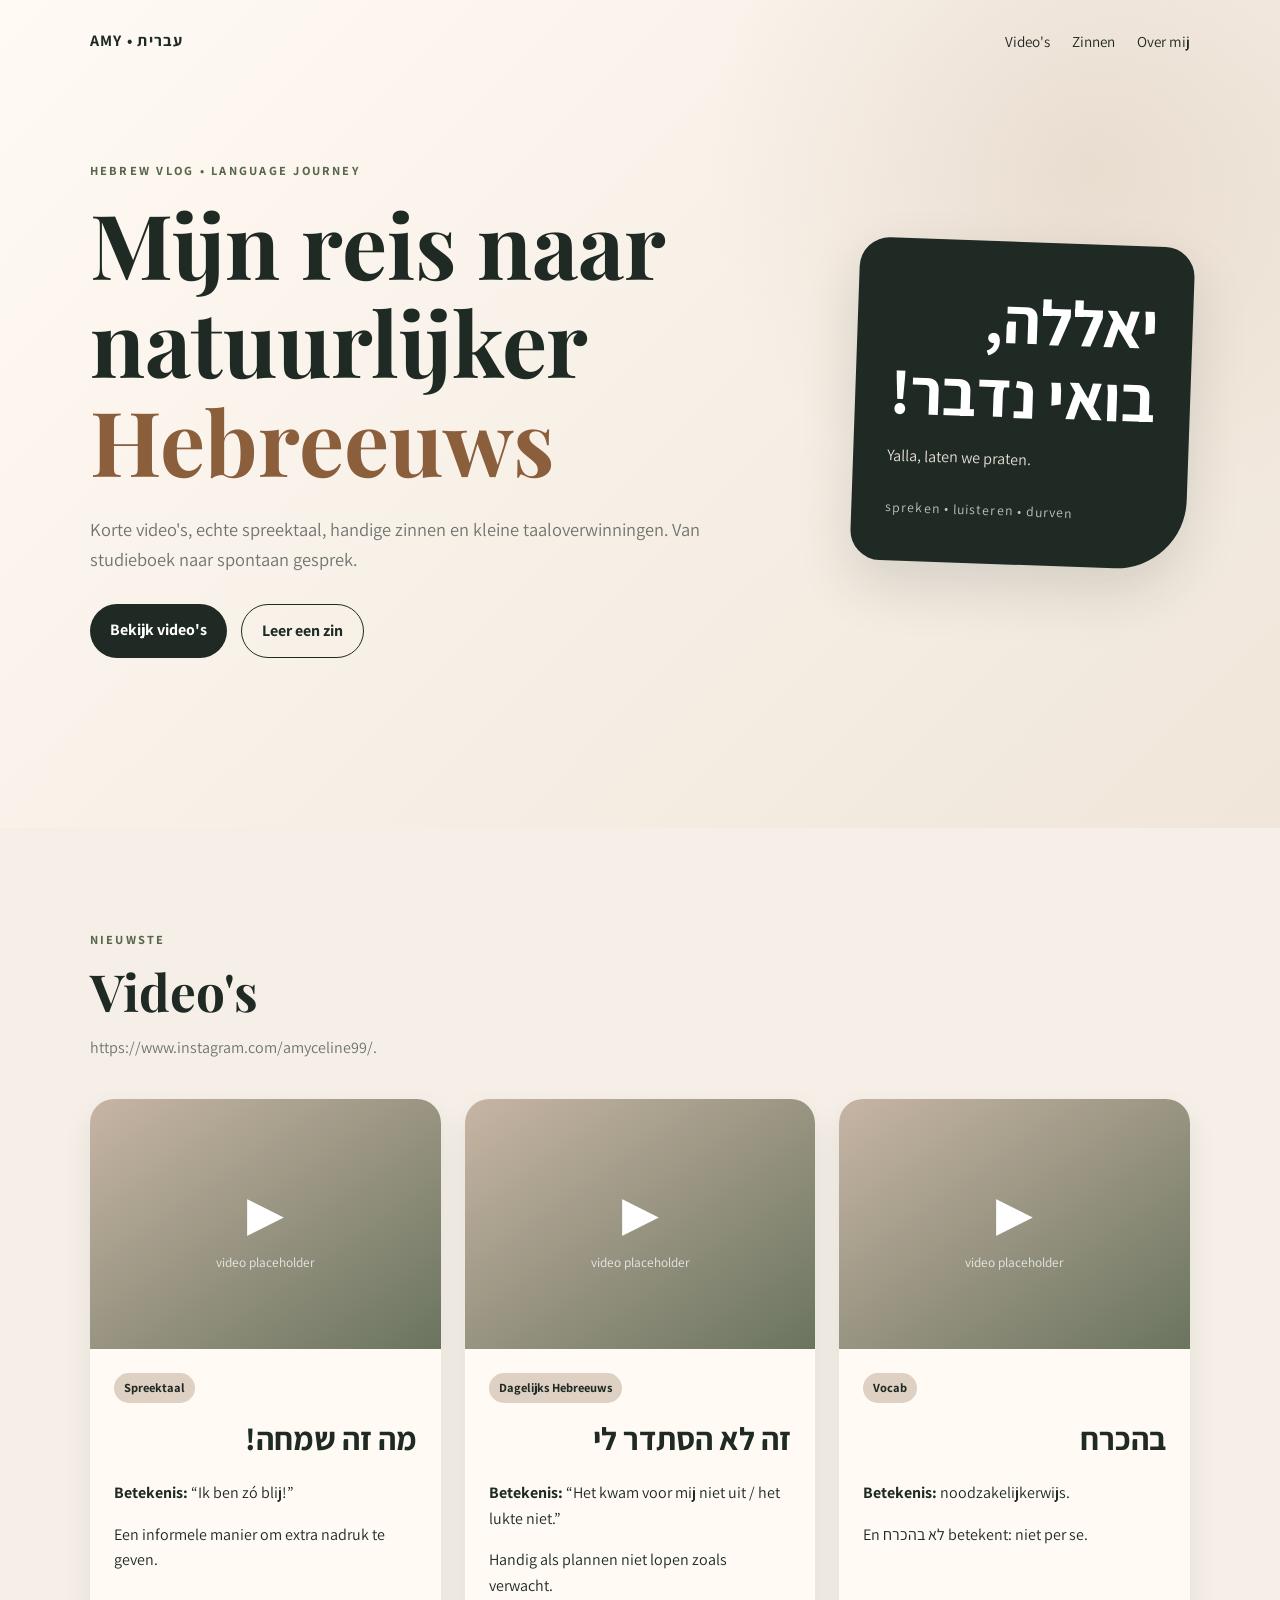
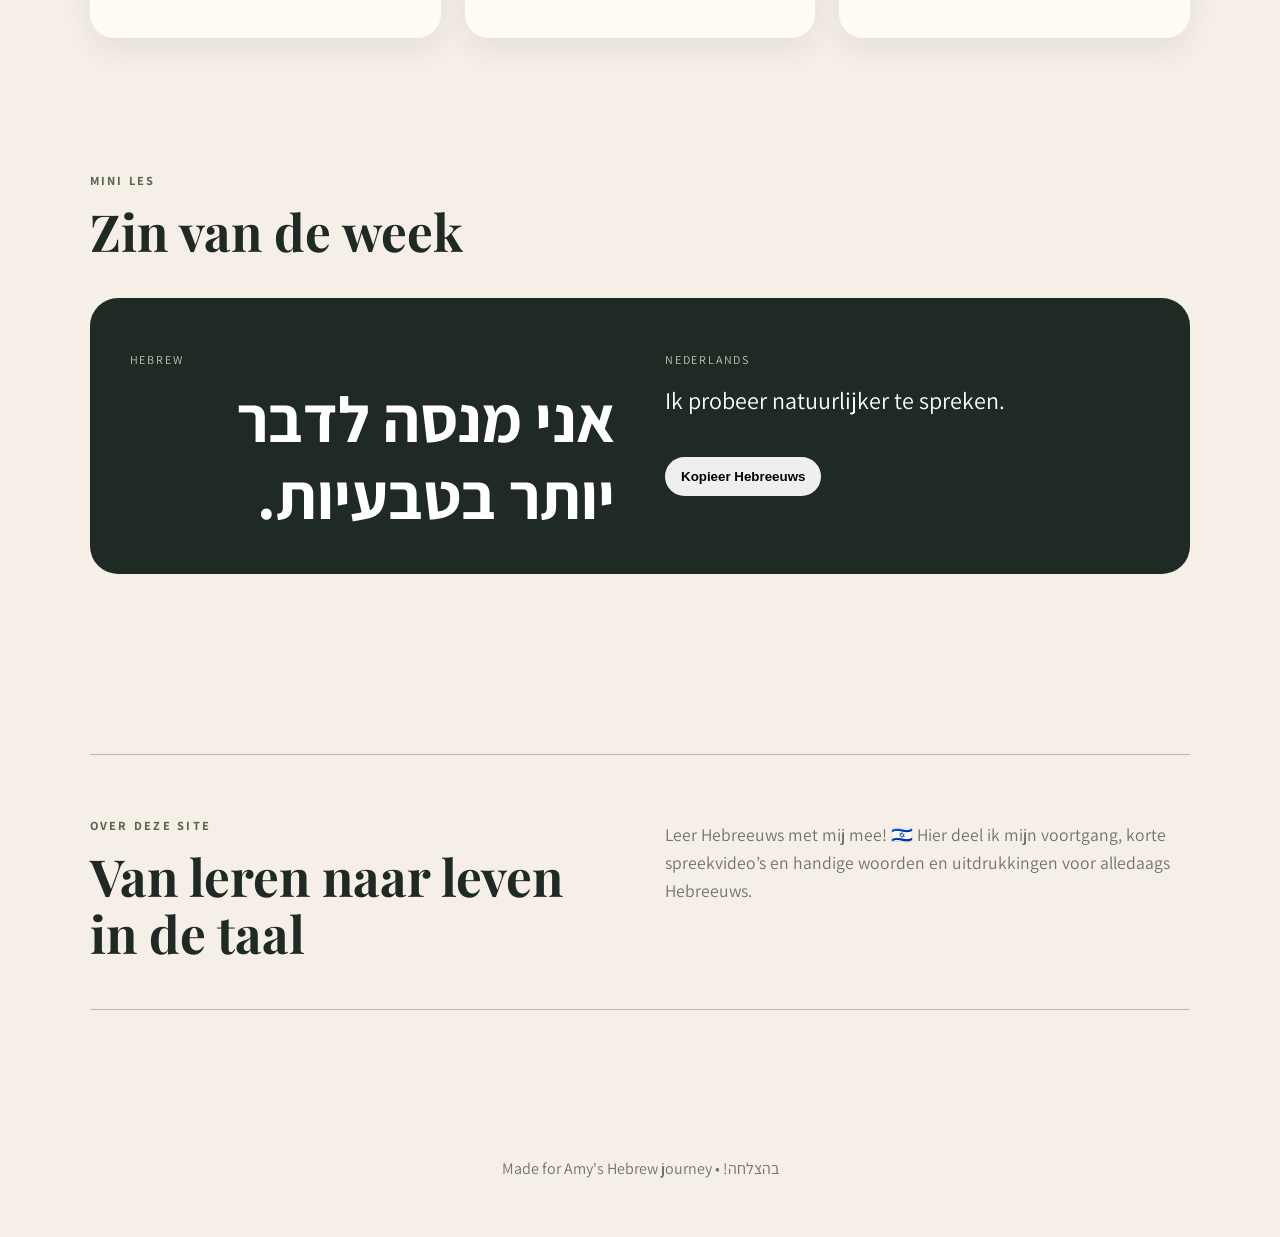
<file: index.html>
<!DOCTYPE html>
<html lang="nl">
<head>
  <meta charset="UTF-8" />
  <meta name="viewport" content="width=device-width, initial-scale=1.0" />
  <title>Amy's Hebrew Journey</title>
  <link rel="preconnect" href="https://fonts.googleapis.com">
  <link rel="preconnect" href="https://fonts.gstatic.com" crossorigin>
  <link href="https://fonts.googleapis.com/css2?family=Assistant:wght@400;600;700&family=Playfair+Display:wght@600;700&display=swap" rel="stylesheet">
  <link rel="stylesheet" href="styles.css" />
</head>
<body>
  <header class="hero">
    <nav class="nav">
      <div class="brand">AMY • עברית</div>
      <div class="nav-links">
        <a href="videos.html">Video's</a>
        <a href="#phrases">Zinnen</a>
        <a href="over-mij.html">Over mij</a>
      </div>
    </nav>

    <div class="hero-inner">
      <div class="hero-copy">
        <p class="eyebrow">HEBREW VLOG • LANGUAGE JOURNEY</p>
        <h1>Mijn reis naar natuurlijker <span>Hebreeuws</span></h1>
        <p class="intro">
          Korte video's, echte spreektaal, handige zinnen en kleine taaloverwinningen.
          Van studieboek naar spontaan gesprek.
        </p>
        <div class="hero-actions">
          <a class="btn primary" href="#videos">Bekijk video's</a>
          <a class="btn secondary" href="#phrases">Leer een zin</a>
        </div>
      </div>

      <div class="hebrew-card">
        <div class="hebrew-big" dir="rtl">יאללה, בואי נדבר!</div>
        <p>Yalla, laten we praten.</p>
        <div class="mini-note">spreken • luisteren • durven</div>
      </div>
    </div>
  </header>

  <main>
    <section id="videos" class="section">
      <div class="section-heading">
        <p class="eyebrow">NIEUWSTE</p>
        <h2>Video's</h2>
        <p> https://www.instagram.com/amyceline99/.</p>
      </div>

      <div class="video-grid">
        <article class="video-card">
          <div class="video-placeholder">
            <span>▶</span>
            <small>video placeholder</small>
          </div>
          <div class="video-content">
            <div class="tag">Spreektaal</div>
            <h3 dir="rtl">מה זה שמחה!</h3>
            <p><strong>Betekenis:</strong> “Ik ben zó blij!”</p>
            <p>Een informele manier om extra nadruk te geven.</p>
          </div>
        </article>

        <article class="video-card">
          <div class="video-placeholder">
            <span>▶</span>
            <small>video placeholder</small>
          </div>
          <div class="video-content">
            <div class="tag">Dagelijks Hebreeuws</div>
            <h3 dir="rtl">זה לא הסתדר לי</h3>
            <p><strong>Betekenis:</strong> “Het kwam voor mij niet uit / het lukte niet.”</p>
            <p>Handig als plannen niet lopen zoals verwacht.</p>
          </div>
        </article>

        <article class="video-card">
          <div class="video-placeholder">
            <span>▶</span>
            <small>video placeholder</small>
          </div>
          <div class="video-content">
            <div class="tag">Vocab</div>
            <h3 dir="rtl">בהכרח</h3>
            <p><strong>Betekenis:</strong> noodzakelijkerwijs.</p>
            <p>En <span dir="rtl">לא בהכרח</span> betekent: niet per se.</p>
          </div>
        </article>
      </div>
    </section>

    <section id="phrases" class="section phrases-section">
      <div class="section-heading">
        <p class="eyebrow">MINI LES</p>
        <h2>Zin van de week</h2>
      </div>

      <div class="phrase-feature">
        <div>
          <p class="label">HEBREW</p>
          <div class="phrase-hebrew" dir="rtl">אני מנסה לדבר יותר בטבעיות.</div>
        </div>
        <div>
          <p class="label">NEDERLANDS</p>
          <p class="phrase-translation">Ik probeer natuurlijker te spreken.</p>
          <button id="copyBtn" class="copy-btn">Kopieer Hebreeuws</button>
        </div>
      </div>
    </section>

    <section id="about" class="section about-section">
      <div class="about-box">
        <div>
          <p class="eyebrow">OVER DEZE SITE</p>
          <h2>Van leren naar leven in de taal</h2>
        </div>
        <p>
          Leer Hebreeuws met mij mee! 🇮🇱 Hier deel ik mijn voortgang, 
          korte spreekvideo’s en handige woorden en uitdrukkingen voor alledaags Hebreeuws.
    
        </p>
      </div>
    </section>
  </main>

  <footer>
    <p>Made for Amy's Hebrew journey • <span dir="rtl">בהצלחה!</span></p>
  </footer>

  <script src="script.js"></script>
</body>
</html>
</file>
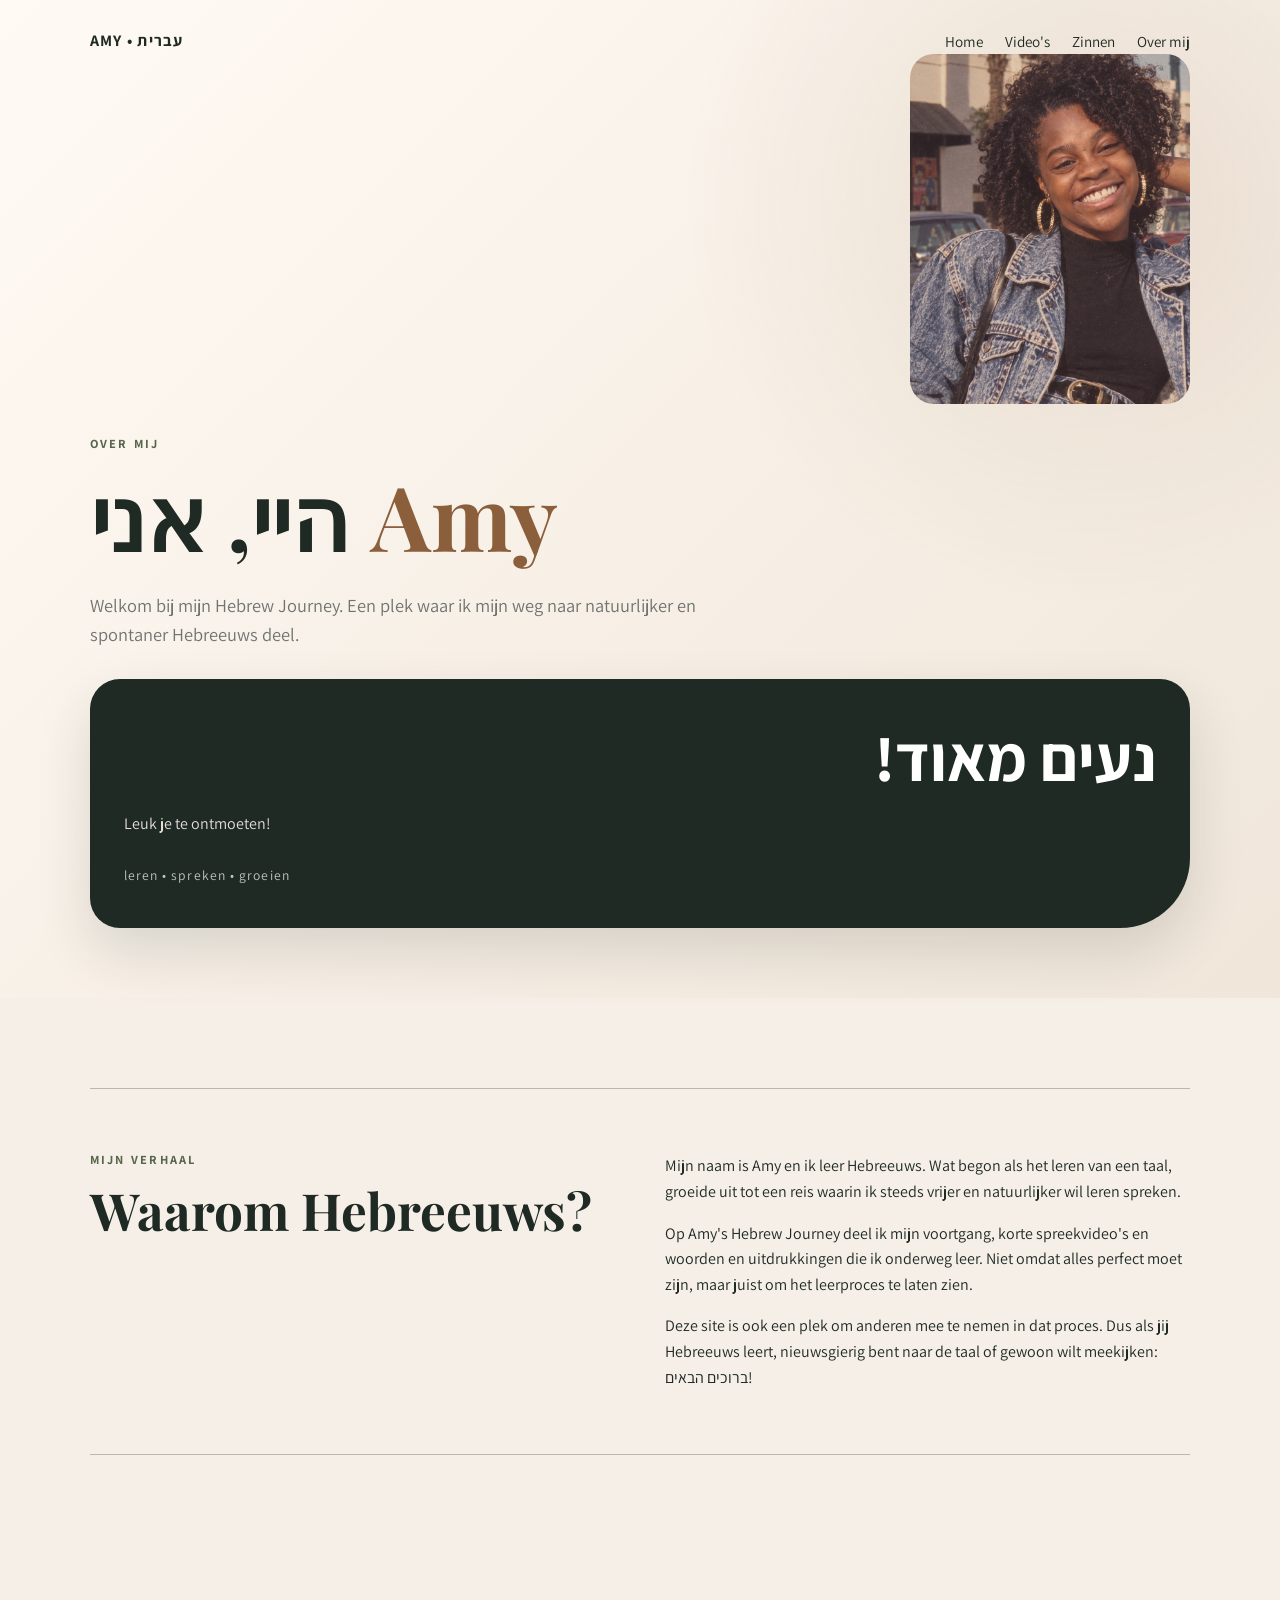
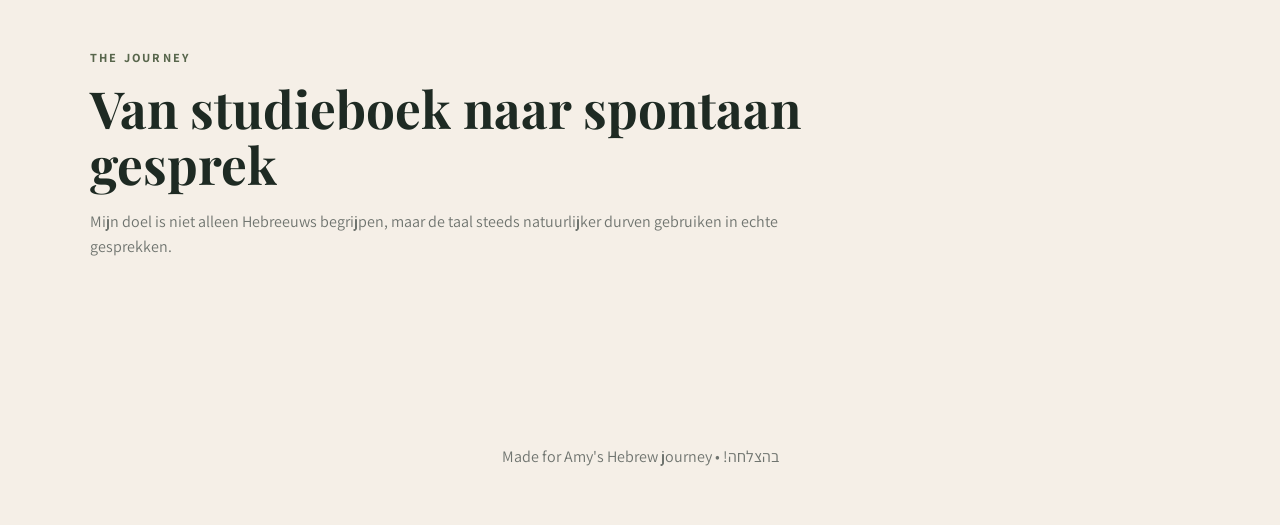
<file: over-mij.html>
<!DOCTYPE html>
<html lang="nl">

<head>
  <meta charset="UTF-8">
  <meta name="viewport" content="width=device-width, initial-scale=1.0">

  <title>Over mij | Amy's Hebrew Journey</title>

  <link rel="preconnect" href="https://fonts.googleapis.com">
  <link rel="preconnect" href="https://fonts.gstatic.com" crossorigin>

  <link href="https://fonts.googleapis.com/css2?family=Assistant:wght@400;600;700&family=Playfair+Display:wght@600;700&display=swap" rel="stylesheet">

  <link rel="stylesheet" href="styles.css">
</head>

<body class="about-page">

<header class="hero">

  <nav class="nav">

    <div class="brand">
      AMY • עברית
    </div>

    <div class="nav-links">
      <a href="index.html">Home</a>
      <a href="videos.html">Video's</a>
      <a href="index.html#phrases">Zinnen</a>
      <a href="over-mij.html">Over mij</a>
    </div>

  </nav>


  

    <div class="hero-copy">
      

  <img
    src="file_00000000c0908243856208f4a53e266a.png"
    alt="Amy"
    class="about-photo"
  >

  <p class="eyebrow">
    OVER MIJ
  </p>

     

      <h1>
        היי, אני <span>Amy</span>
      </h1>

      <p class="intro">
        Welkom bij mijn Hebrew Journey. Een plek waar ik mijn weg
        naar natuurlijker en spontaner Hebreeuws deel.
      </p>

    </div>


    <div class="hebrew-card">

      <div class="hebrew-big" dir="rtl">
        נעים מאוד!
      </div>

      <p>Leuk je te ontmoeten!</p>

      <div class="mini-note">
        leren • spreken • groeien
      </div>

    </div>

  </div>

</header>


<main>

  <section class="section about-section">

    <div class="about-box">

      <div>

        <p class="eyebrow">
          MIJN VERHAAL
        </p>

        <h2>
          Waarom Hebreeuws?
        </h2>

      </div>


      <div>

        <p>
          Mijn naam is Amy en ik leer Hebreeuws. Wat begon als het leren
          van een taal, groeide uit tot een reis waarin ik steeds vrijer
          en natuurlijker wil leren spreken.
        </p>

        <p>
          Op Amy's Hebrew Journey deel ik mijn voortgang, korte
          spreekvideo's en woorden en uitdrukkingen die ik onderweg leer.
          Niet omdat alles perfect moet zijn, maar juist om het leerproces
          te laten zien.
        </p>

        <p>
          Deze site is ook een plek om anderen mee te nemen in dat proces.
          Dus als jij Hebreeuws leert, nieuwsgierig bent naar de taal of
          gewoon wilt meekijken: ברוכים הבאים!
        </p>

      </div>

    </div>

  </section>


  <section class="section">

    <div class="section-heading">

      <p class="eyebrow">
        THE JOURNEY
      </p>

      <h2>
        Van studieboek naar spontaan gesprek
      </h2>

      <p>
        Mijn doel is niet alleen Hebreeuws begrijpen, maar de taal
        steeds natuurlijker durven gebruiken in echte gesprekken.
      </p>

    </div>

  </section>

</main>


<footer>

  <p>
    Made for Amy's Hebrew journey •
    <span dir="rtl">בהצלחה!</span>
  </p>

</footer>

</body>

</html>
</file>
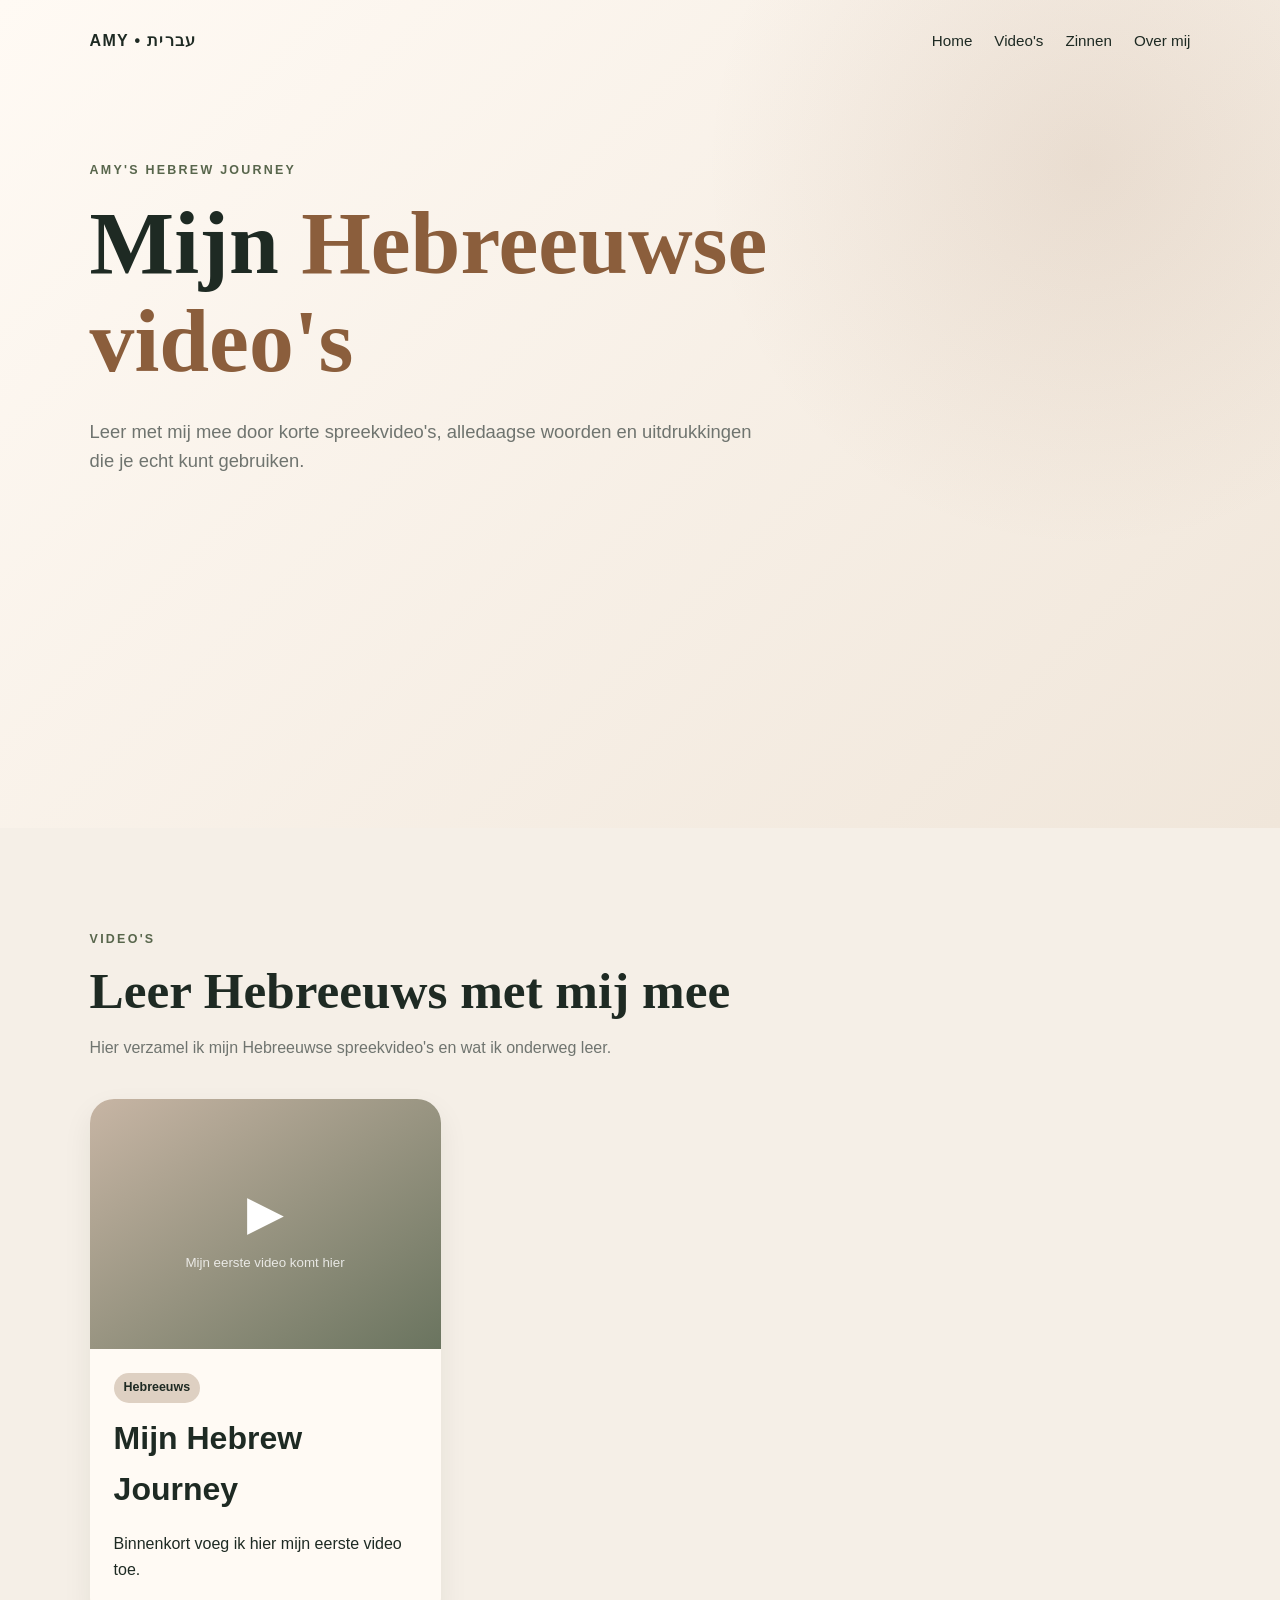
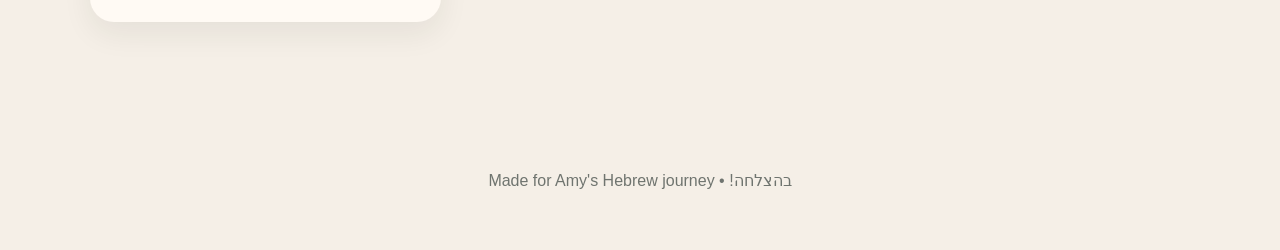
<file: videos.html>
<!DOCTYPE html>
<html lang="nl">
<head>
  <meta charset="UTF-8">
  <meta name="viewport" content="width=device-width, initial-scale=1.0">

  <title>Video's | Amy's Hebrew Journey</title>

  <link rel="stylesheet" href="styles.css">
</head>

<body>

<header class="hero">

  <nav class="nav">
    <div class="brand">AMY • עברית</div>

    <div class="nav-links">
      <a href="index.html">Home</a>
      <a href="videos.html">Video's</a>
      <a href="index.html#phrases">Zinnen</a>
      <a href="index.html#about">Over mij</a>
    </div>
  </nav>

  <div class="hero-inner">
    <div class="hero-copy">
      <p class="eyebrow">AMY'S HEBREW JOURNEY</p>
      <h1>Mijn <span>Hebreeuwse video's</span></h1>

      <p class="intro">
        Leer met mij mee door korte spreekvideo's, alledaagse woorden
        en uitdrukkingen die je echt kunt gebruiken.
      </p>
    </div>
  </div>

</header>

<main>

  <section class="section">

    <div class="section-heading">
      <p class="eyebrow">VIDEO'S</p>
      <h2>Leer Hebreeuws met mij mee</h2>

      <p>
        Hier verzamel ik mijn Hebreeuwse spreekvideo's en wat ik onderweg leer.
      </p>
    </div>

    <div class="video-grid">
      <article class="video-card">

        <div class="video-placeholder">
          <span>▶</span>
          <small>Mijn eerste video komt hier</small>
        </div>

        <div class="video-content">
          <div class="tag">Hebreeuws</div>
          <h3>Mijn Hebrew Journey</h3>
          <p>Binnenkort voeg ik hier mijn eerste video toe.</p>
        </div>

      </article>
    </div>

  </section>

</main>

<footer>
  <p>Made for Amy's Hebrew journey • <span dir="rtl">בהצלחה!</span></p>
</footer>

</body>
</html>
</file>
<file: styles.css>
* {
  box-sizing: border-box;
}

:root {
  --bg: #f5efe7;
  --paper: #fffaf4;
  --ink: #1e2a23;
  --muted: #6f746f;
  --accent: #8b5e3c;
  --accent-soft: #ded0c2;
  --olive: #58664c;
}

html {
  scroll-behavior: smooth;
}

body {
  margin: 0;
  font-family: "Assistant", Arial, sans-serif;
  background: var(--bg);
  color: var(--ink);
  line-height: 1.6;
}

a {
  color: inherit;
  text-decoration: none;
}

.hero {
  min-height: 92vh;
  padding: 28px 7vw 70px;
  background:
    radial-gradient(circle at 85% 20%, rgba(139, 94, 60, 0.12), transparent 30%),
    linear-gradient(135deg, #fffaf4 0%, #f0e6da 100%);
}

.nav {
  display: flex;
  justify-content: space-between;
  align-items: center;
  gap: 24px;
}

.brand {
  font-weight: 700;
  letter-spacing: 0.08em;
}

.nav-links {
  display: flex;
  gap: 22px;
  font-size: 0.95rem;
}

.hero-inner {
  max-width: 1180px;
  margin: 95px auto 0;
  display: grid;
  grid-template-columns: 1.35fr 0.65fr;
  gap: 70px;
  align-items: center;
}

.eyebrow {
  font-size: 0.78rem;
  letter-spacing: 0.18em;
  font-weight: 700;
  color: var(--olive);
}

h1, h2 {
  font-family: "Playfair Display", Georgia, serif;
  line-height: 1.1;
  margin: 0;
}

h1 {
  font-size: clamp(3.2rem, 7vw, 6.8rem);
  max-width: 850px;
}

h1 span {
  color: var(--accent);
}

h2 {
  font-size: clamp(2.1rem, 4vw, 3.6rem);
}

.intro {
  max-width: 680px;
  font-size: 1.15rem;
  color: var(--muted);
  margin: 26px 0 30px;
}

.hero-actions {
  display: flex;
  gap: 14px;
  flex-wrap: wrap;
}

.btn {
  display: inline-block;
  padding: 13px 20px;
  border-radius: 999px;
  font-weight: 700;
}

.primary {
  background: var(--ink);
  color: white;
}

.secondary {
  border: 1px solid var(--ink);
}

.hebrew-card {
  background: var(--ink);
  color: white;
  padding: 42px 34px;
  border-radius: 30px 30px 70px 30px;
  box-shadow: 0 24px 55px rgba(30, 42, 35, 0.14);
  transform: rotate(2deg);
}

.hebrew-big {
  font-size: clamp(2.2rem, 5vw, 4.4rem);
  font-weight: 700;
  line-height: 1.15;
}

.hebrew-card p {
  color: #e6dfd8;
}

.mini-note {
  margin-top: 28px;
  font-size: 0.85rem;
  letter-spacing: 0.08em;
  color: #bfc6bc;
}

.section {
  padding: 90px 7vw;
  max-width: 1320px;
  margin: 0 auto;
}

.section-heading {
  max-width: 720px;
  margin-bottom: 38px;
}

.section-heading p:last-child {
  color: var(--muted);
}

.video-grid {
  display: grid;
  grid-template-columns: repeat(3, 1fr);
  gap: 24px;
}

.video-card {
  background: var(--paper);
  border-radius: 24px;
  overflow: hidden;
  box-shadow: 0 12px 30px rgba(30, 42, 35, 0.07);
}

.video-placeholder {
  height: 250px;
  display: grid;
  place-items: center;
  align-content: center;
  background: linear-gradient(145deg, #c7b5a4, #6a745f);
  color: white;
}

.video-placeholder span {
  font-size: 3rem;
}

.video-placeholder small {
  opacity: .8;
}

.video-content {
  padding: 24px;
}

.video-content h3 {
  font-size: 2rem;
  margin: 10px 0;
}

.tag {
  display: inline-block;
  background: var(--accent-soft);
  padding: 5px 10px;
  border-radius: 999px;
  font-size: .78rem;
  font-weight: 700;
}

.phrases-section {
  padding-top: 30px;
}

.phrase-feature {
  background: var(--ink);
  color: white;
  border-radius: 28px;
  padding: 40px;
  display: grid;
  grid-template-columns: 1fr 1fr;
  gap: 50px;
}

.label {
  font-size: .75rem;
  letter-spacing: .15em;
  color: #bfc6bc;
}

.phrase-hebrew {
  font-size: clamp(2.3rem, 5vw, 4.5rem);
  font-weight: 700;
  line-height: 1.2;
}

.phrase-translation {
  font-size: 1.5rem;
  margin-top: 8px;
}

.copy-btn {
  margin-top: 14px;
  border: 0;
  border-radius: 999px;
  padding: 12px 16px;
  cursor: pointer;
  font-weight: 700;
}

.about-box {
  border-top: 1px solid #beb7ae;
  border-bottom: 1px solid #beb7ae;
  padding: 48px 0;
  display: grid;
  grid-template-columns: 1fr 1fr;
  gap: 50px;
}

.about-box > p {
  font-size: 1.1rem;
  color: var(--muted);
}

footer {
  text-align: center;
  padding: 40px;
  color: var(--muted);
}

@media (max-width: 900px) {
  .hero-inner,
  .phrase-feature,
  .about-box {
    grid-template-columns: 1fr;
  }

  .video-grid {
    grid-template-columns: 1fr;
  }

  .nav-links {
    display: none;
  }

  .hero {
    min-height: auto;
  }

  .hero-inner {
    margin-top: 60px;
  }

  }

.about-photo {
  width: 280px;
  height: 350px;
  object-fit: cover;
  border-radius: 24px;
  display: block;
  margin-left: auto;
  margin-bottom: 30px;
}

.about-page .hebrew-card {
  transform: none;
}
</file>
